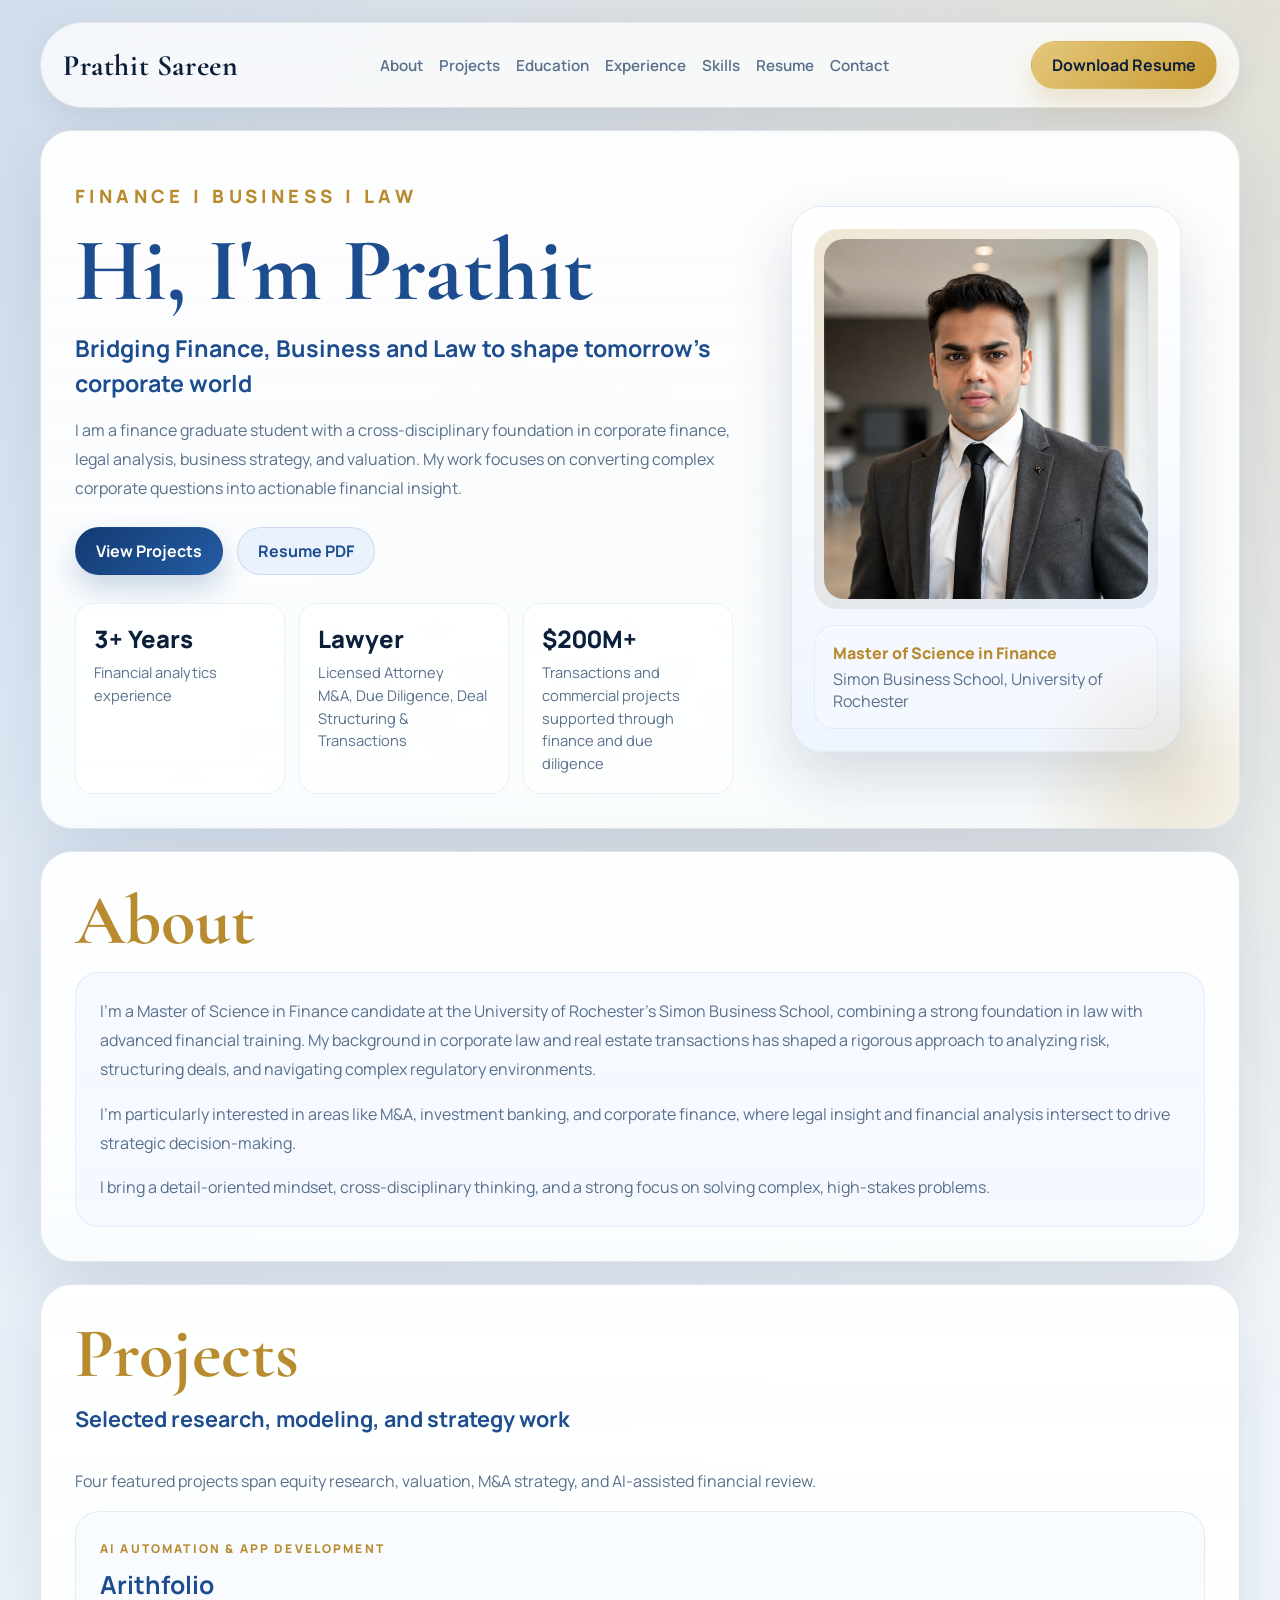
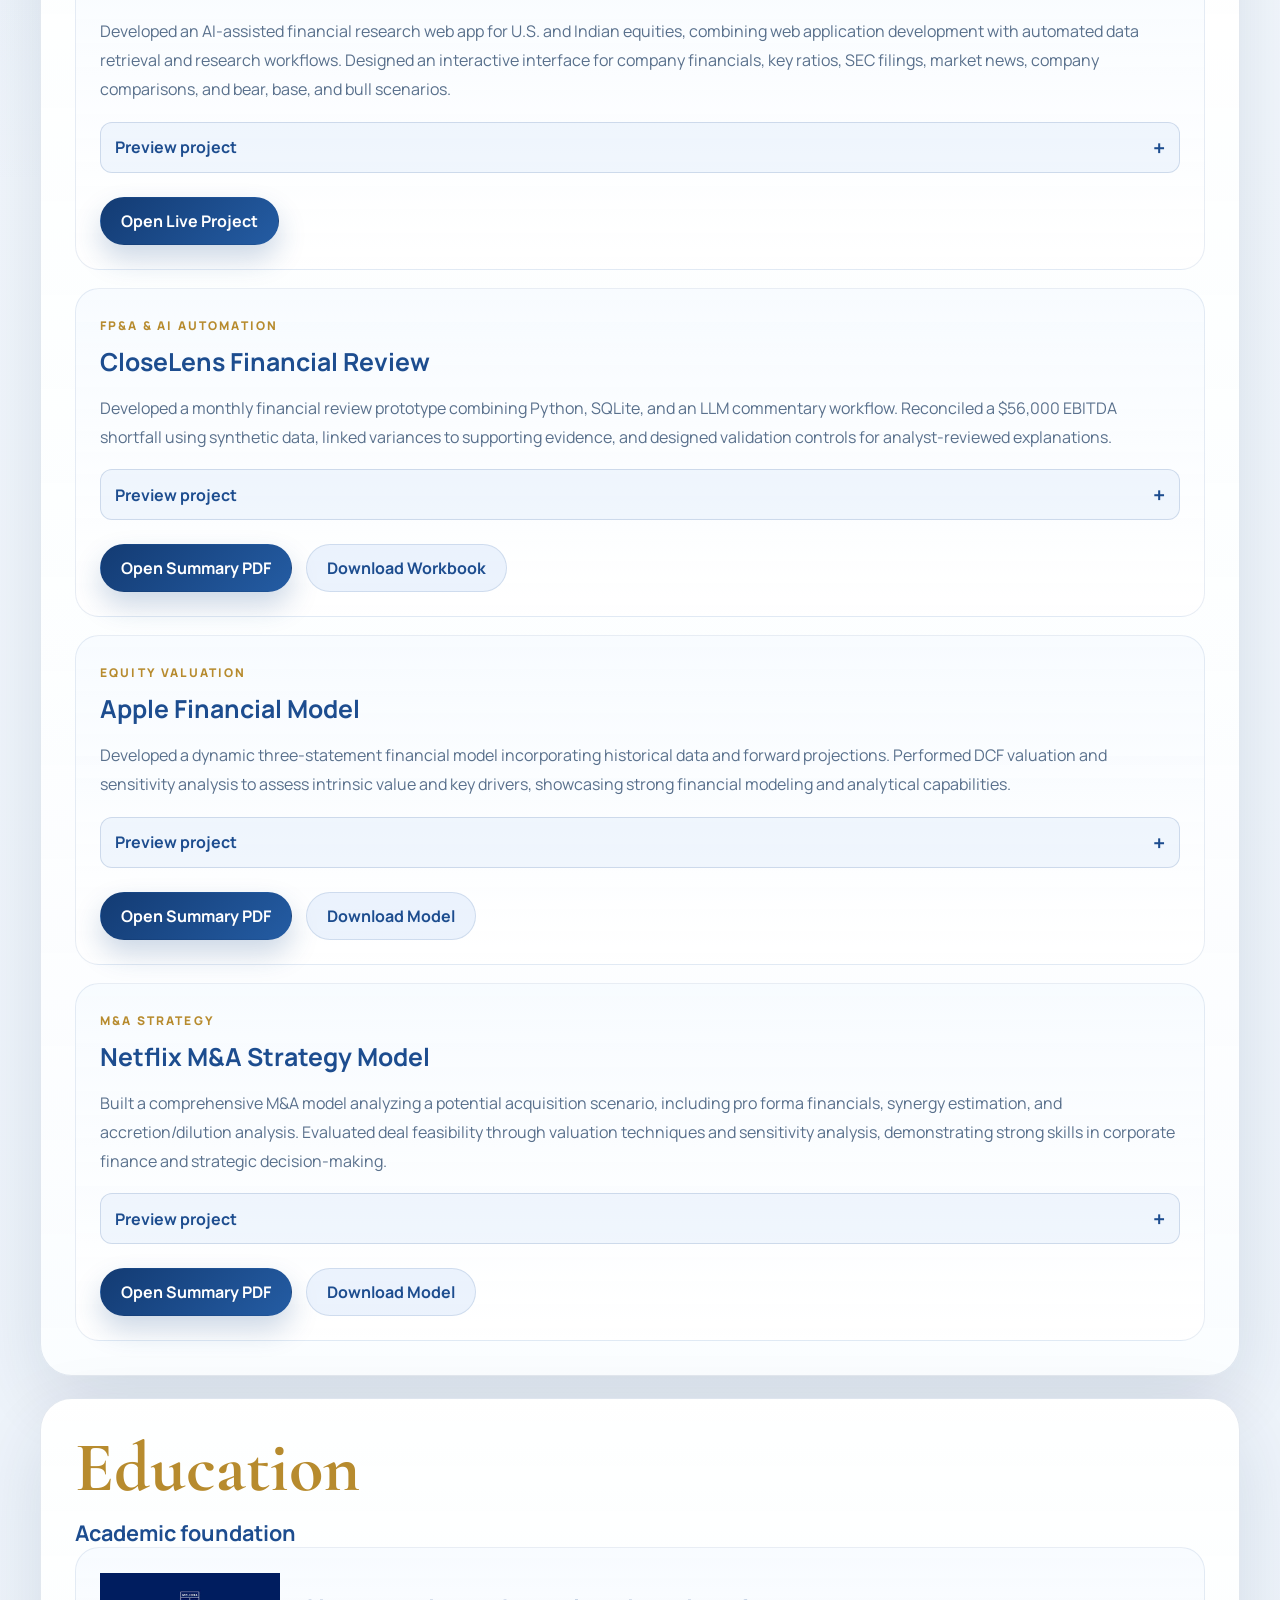
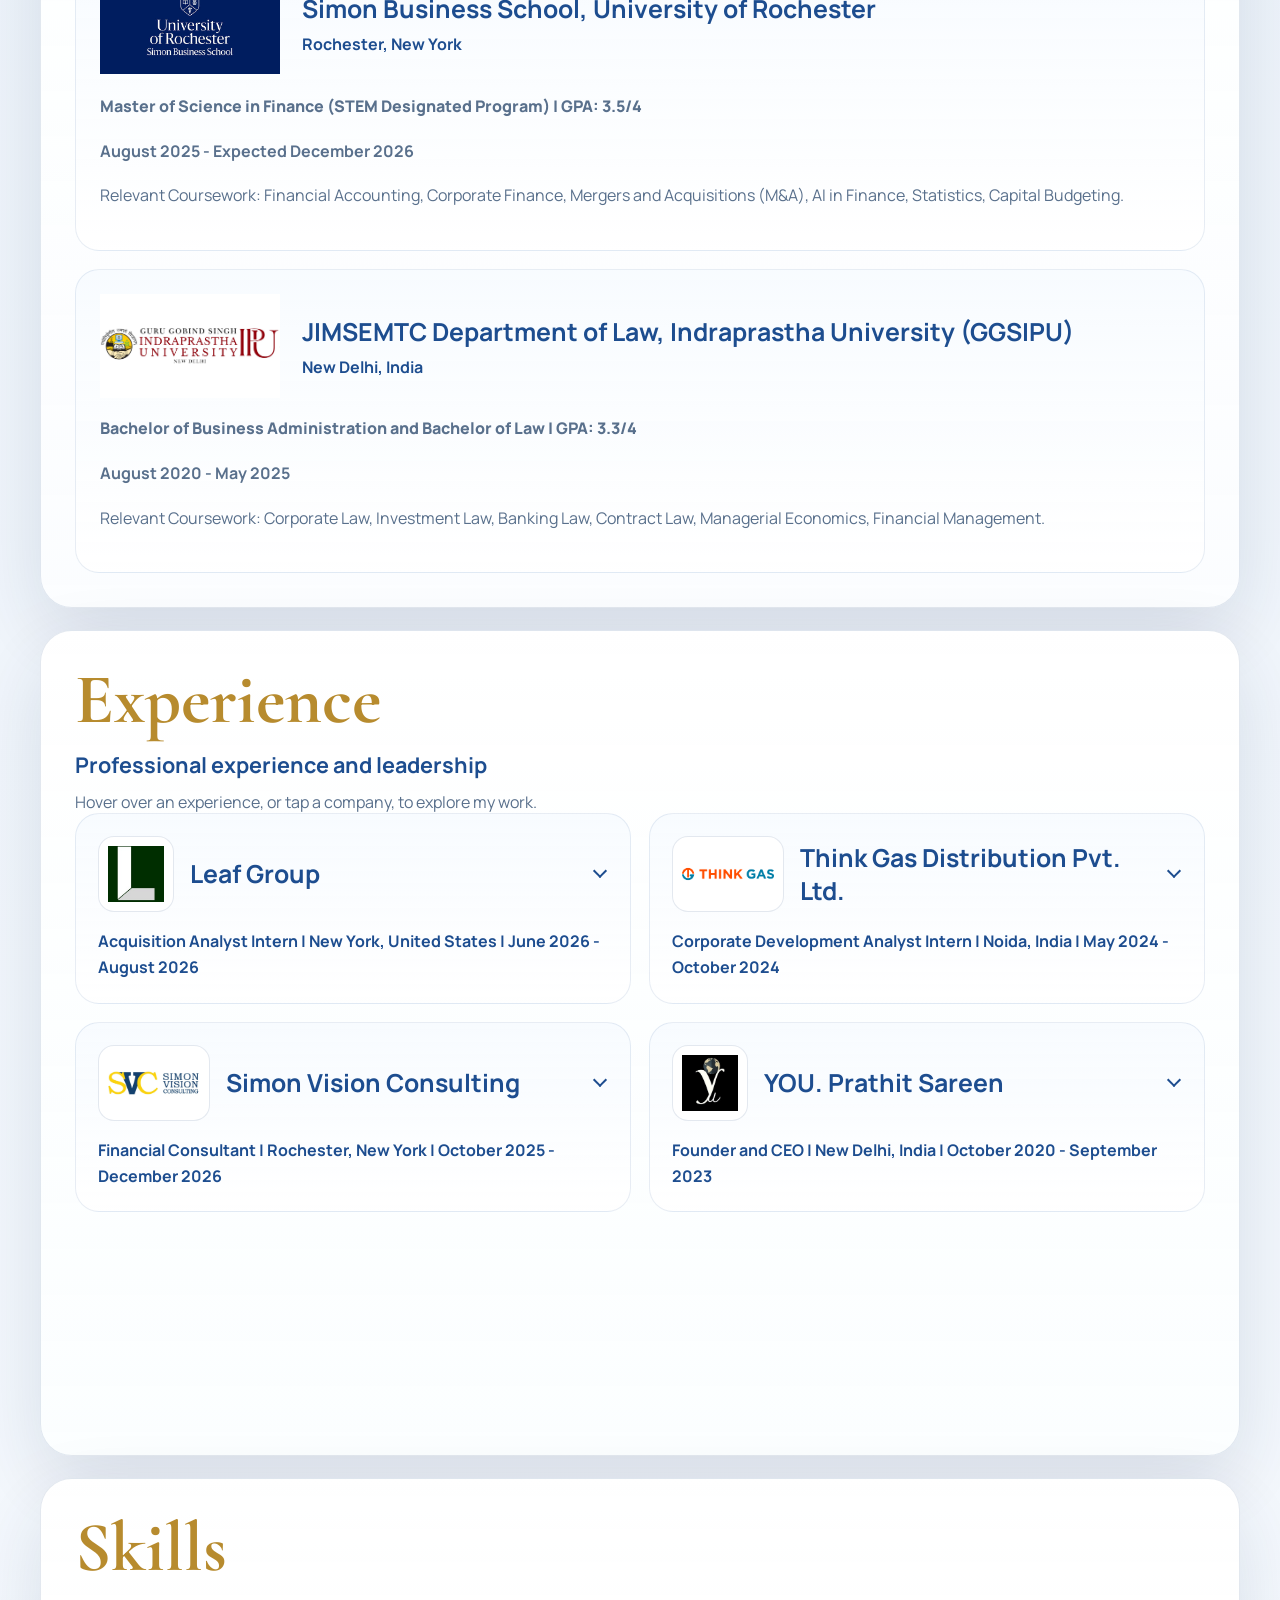
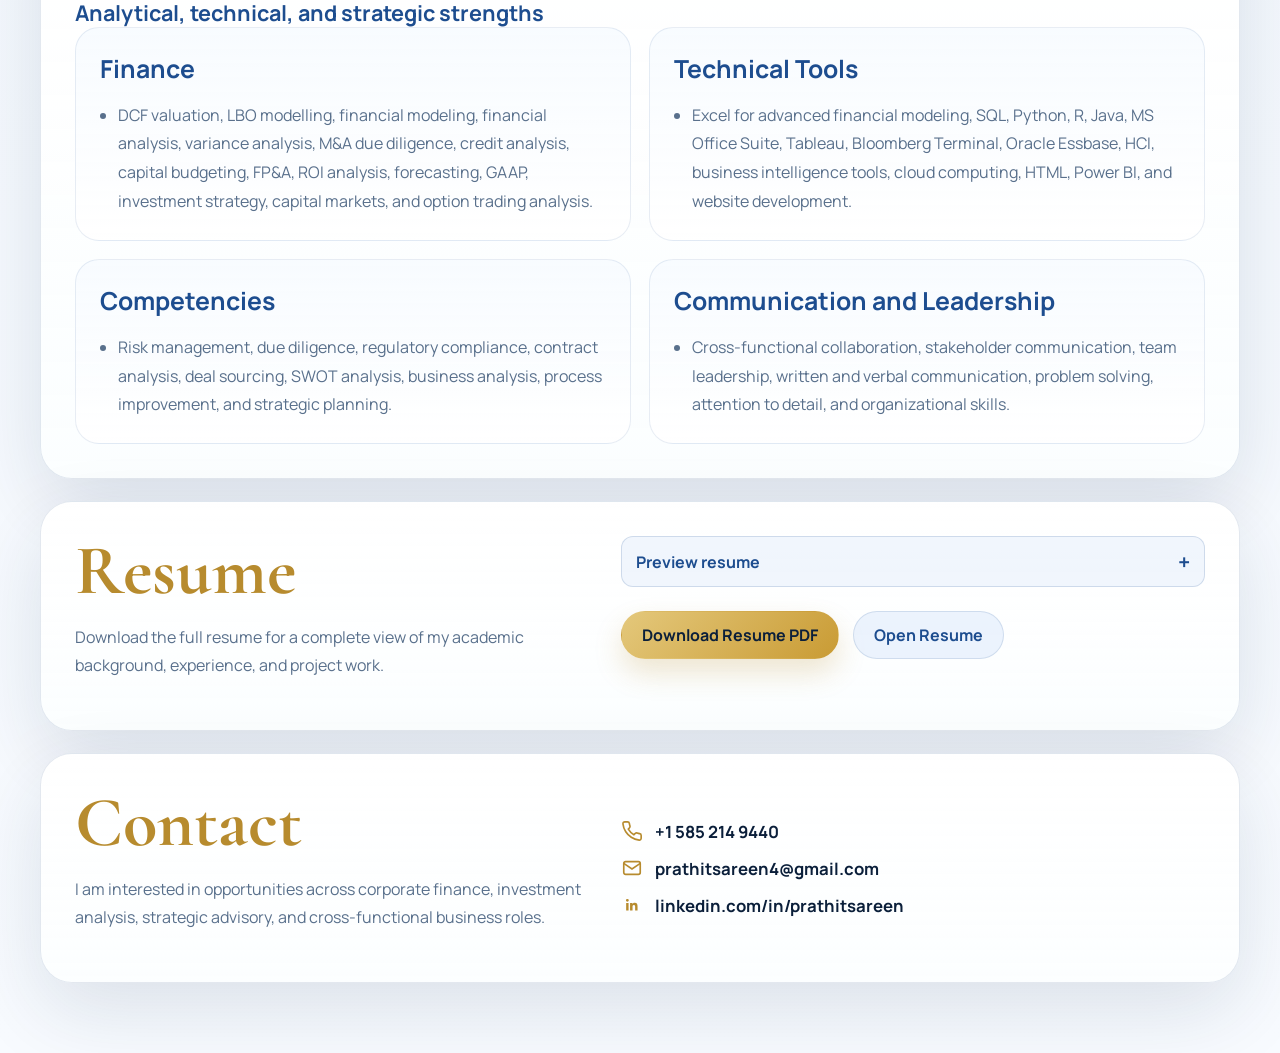
<file: index.html>
<!DOCTYPE html>
<html lang="en">
  <head>
    <meta charset="UTF-8" />
    <meta name="viewport" content="width=device-width, initial-scale=1.0" />
    <title>Prathit Sareen | Finance Portfolio</title>
    <meta
      name="description"
      content="Portfolio of Prathit Sareen, blending Finance, Business, and Law through financial modeling, strategy, and corporate analysis."
    />
    <link rel="preconnect" href="https://fonts.googleapis.com" />
    <link rel="preconnect" href="https://fonts.gstatic.com" crossorigin />
    <link
      href="https://fonts.googleapis.com/css2?family=Cormorant+Garamond:wght@500;600;700&family=Manrope:wght@400;500;600;700;800&display=swap"
      rel="stylesheet"
    />
    <link rel="stylesheet" href="styles.css?v=20261022-project-stack" />
  </head>
  <body>
    <div class="reading-progress" aria-hidden="true"><div class="reading-progress-fill"></div></div>
    <div class="site-shell">
      <header class="topbar">
        <a class="brand" href="#home">Prathit Sareen</a>
        <nav class="nav">
          <a href="#about">About</a>
          <a href="#projects">Projects</a>
          <a href="#education">Education</a>
          <a href="#experience">Experience</a>
          <a href="#skills">Skills</a>
          <a href="#resume">Resume</a>
          <a href="#contact">Contact</a>
        </nav>
        <a class="button button-gold" href="assets/resume.pdf?v=20261022-311ea2c5" download>Download Resume</a>
      </header>

      <main id="home">
        <section class="hero panel">
          <div class="hero-copy">
            <p class="eyebrow">Finance | Business | Law</p>
            <h1>Hi, I&apos;m Prathit</h1>
            <p class="tagline">
              Bridging Finance, Business and Law to shape tomorrow&apos;s corporate world
            </p>
            <p class="hero-text">
              I am a finance graduate student with a cross-disciplinary foundation in corporate
              finance, legal analysis, business strategy, and valuation. My work focuses on
              converting complex corporate questions into actionable financial insight.
            </p>
            <div class="hero-actions">
              <a class="button button-primary" href="#projects">View Projects</a>
              <a class="button button-secondary" href="assets/resume.pdf?v=20261022-311ea2c5" download>Resume PDF</a>
            </div>
            <div class="hero-metrics">
              <article>
                <span class="visually-hidden">3+ Years</span>
                <span data-count="3" data-suffix="+ Years" aria-hidden="true">3+ Years</span>
                <p>Financial analytics experience</p>
              </article>
              <article>
                <span>Lawyer</span>
                <p>Licensed Attorney<br />M&amp;A, Due Diligence, Deal Structuring &amp; Transactions</p>
              </article>
              <article>
                <span class="visually-hidden">$200M+</span>
                <span data-count="200" data-prefix="$" data-suffix="M+" aria-hidden="true">$200M+</span>
                <p>Transactions and commercial projects supported through finance and due diligence</p>
              </article>
            </div>
          </div>

          <div class="hero-portrait-wrap">
            <div class="hero-portrait-card">
              <div class="hero-photo-frame">
               <img src="assets/profile.png" alt="Portrait of Prathit Sareen" />
              </div>
              <div class="portrait-note">
                <p>Master of Science in Finance</p>
                <span>Simon Business School, University of Rochester</span>
              </div>
            </div>
          </div>
        </section>

        <section id="about" class="panel about-section">
          <h2>About</h2>
          <div class="about-card about-card-full">
            <p>
              I&apos;m a Master of Science in Finance candidate at the University of Rochester&apos;s
              Simon Business School, combining a strong foundation in law with advanced financial
              training. My background in corporate law and real estate transactions has shaped a
              rigorous approach to analyzing risk, structuring deals, and navigating complex
              regulatory environments.
            </p>
            <p>
              I&apos;m particularly interested in areas like M&amp;A, investment banking, and corporate
              finance, where legal insight and financial analysis intersect to drive strategic
              decision-making.
            </p>
            <p>
              I bring a detail-oriented mindset, cross-disciplinary thinking, and a strong focus on
              solving complex, high-stakes problems.
            </p>
          </div>
        </section>

        <section id="projects" class="panel">
          <div class="section-heading">
            <div>
              <h2>Projects</h2>
              <p class="section-subtitle">Selected research, modeling, and strategy work</p>
            </div>
            <p class="section-lead">
              Four featured projects span equity research, valuation, M&amp;A strategy,
              and AI-assisted financial review.
            </p>
          </div>

          <div class="projects-grid">
            <article class="project-card" id="arithfolio-project" data-preview-card>
              <div class="project-topline">
                <span class="project-label">AI Automation &amp; App Development</span>
                <h3>Arithfolio</h3>
              </div>
              <p>
                Developed an AI-assisted financial research web app for U.S. and Indian equities,
                combining web application development with automated data retrieval and research
                workflows. Designed an interactive interface for company financials, key ratios,
                SEC filings, market news, company comparisons, and bear, base, and bull scenarios.
              </p>
              <div class="project-preview-controls" hidden>
                <button class="preview-toggle" type="button" aria-expanded="false" aria-controls="arithfolio-preview-panel">Preview project <span aria-hidden="true">+</span></button>
              </div>
              <div class="project-preview-panel" id="arithfolio-preview-panel" aria-hidden="true" inert>
                <div class="project-preview-inner">
                  <button class="preview-image-button" type="button" data-preview-open="arithfolio-preview-dialog" aria-label="Enlarge Arithfolio project preview">
                    <img src="assets/arithfolio-preview.jpg" width="1280" height="720" loading="lazy" decoding="async" alt="Arithfolio research workspace with company search, a market price strip, and navigation for financials, forecasts, news, and SEC filings." />
                  </button>
                  <div class="preview-caption"><span>Company research workspace · Website preview</span><button class="preview-enlarge" type="button" data-preview-open="arithfolio-preview-dialog">Enlarge preview</button></div>
                </div>
              </div>
              <div class="project-actions">
                <a class="button button-primary" href="https://arithfolio.regalgoat18.chatgpt.site/#engine-1" target="_blank" rel="noopener noreferrer">
                  Open Live Project
                </a>
              </div>
            </article>

            <article class="project-card" data-preview-card>
              <div class="project-topline">
                <span class="project-label">FP&amp;A &amp; AI Automation</span>
                <h3>CloseLens Financial Review</h3>
              </div>
              <p>
                Developed a monthly financial review prototype combining Python, SQLite, and
                an LLM commentary workflow. Reconciled a $56,000 EBITDA shortfall using synthetic
                data, linked variances to supporting evidence, and designed validation controls
                for analyst-reviewed explanations.
              </p>
              <div class="project-preview-controls" hidden>
                <button class="preview-toggle" type="button" aria-expanded="false" aria-controls="closelens-preview-panel">Preview project <span aria-hidden="true">+</span></button>
              </div>
              <div class="project-preview-panel" id="closelens-preview-panel" aria-hidden="true" inert>
                <div class="project-preview-inner">
                  <button class="preview-image-button" type="button" data-preview-open="closelens-preview-dialog" aria-label="Enlarge CloseLens financial review preview">
                    <img src="assets/closelens-preview.webp" width="1120" height="1400" loading="lazy" decoding="async" alt="CloseLens EBITDA bridge: budget EBITDA of $90,000 falls to $34,000 after a revenue shortfall and cost overruns." />
                  </button>
                  <div class="preview-caption"><span>EBITDA variance bridge · Summary, page 4</span><button class="preview-enlarge" type="button" data-preview-open="closelens-preview-dialog">Enlarge preview</button></div>
                </div>
              </div>
              <div class="project-actions">
                <a class="button button-primary" href="assets/closelens-summary.pdf" target="_blank" rel="noopener">
                  Open Summary PDF
                </a>
                <a class="button button-secondary" href="assets/closelens-financial-review.xlsx" download>
                  Download Workbook
                </a>
              </div>
            </article>

            <article class="project-card" data-preview-card>
              <div class="project-topline">
                <span class="project-label">Equity Valuation</span>
                <h3>Apple Financial Model</h3>
              </div>
              <p>
                Developed a dynamic three-statement financial model incorporating historical data
                and forward projections. Performed DCF valuation and sensitivity analysis to assess
                intrinsic value and key drivers, showcasing strong financial modeling and analytical
                capabilities.
              </p>
              <div class="project-preview-controls" hidden>
                <button class="preview-toggle" type="button" aria-expanded="false" aria-controls="apple-preview-panel">Preview project <span aria-hidden="true">+</span></button>
              </div>
              <div class="project-preview-panel" id="apple-preview-panel" aria-hidden="true" inert>
                <div class="project-preview-inner">
                  <button class="preview-image-button" type="button" data-preview-open="apple-preview-dialog" aria-label="Enlarge Apple financial model preview">
                    <img src="assets/apple-preview.webp" width="990" height="1400" loading="lazy" decoding="async" alt="Apple project summary: historical and projected revenue chart with an income statement table." />
                  </button>
                  <div class="preview-caption"><span>Income statement &amp; projections · Summary, page 2</span><button class="preview-enlarge" type="button" data-preview-open="apple-preview-dialog">Enlarge preview</button></div>
                </div>
              </div>
              <div class="project-actions">
                <a class="button button-primary" href="assets/apple-summary.pdf" target="_blank">
                  Open Summary PDF
                </a>
                <a class="button button-secondary" href="assets/apple-model.xlsx" download>
                  Download Model
                </a>
              </div>
            </article>

            <article class="project-card" data-preview-card>
              <div class="project-topline">
                <span class="project-label">M&amp;A Strategy</span>
                <h3>Netflix M&amp;A Strategy Model</h3>
              </div>
              <p>
                Built a comprehensive M&amp;A model analyzing a potential acquisition scenario,
                including pro forma financials, synergy estimation, and accretion/dilution
                analysis. Evaluated deal feasibility through valuation techniques and sensitivity
                analysis, demonstrating strong skills in corporate finance and strategic
                decision-making.
              </p>
              <div class="project-preview-controls" hidden>
                <button class="preview-toggle" type="button" aria-expanded="false" aria-controls="netflix-preview-panel">Preview project <span aria-hidden="true">+</span></button>
              </div>
              <div class="project-preview-panel" id="netflix-preview-panel" aria-hidden="true" inert>
                <div class="project-preview-inner">
                  <button class="preview-image-button" type="button" data-preview-open="netflix-preview-dialog" aria-label="Enlarge Netflix M&A project preview">
                    <img src="assets/netflix-preview.webp" width="990" height="1400" loading="lazy" decoding="async" alt="Netflix project summary: acquisition thesis, baseline financial metrics and three acquisition scenarios." />
                  </button>
                  <div class="preview-caption"><span>Acquisition thesis &amp; scenarios · Summary, page 2</span><button class="preview-enlarge" type="button" data-preview-open="netflix-preview-dialog">Enlarge preview</button></div>
                </div>
              </div>
              <div class="project-actions">
                <a class="button button-primary" href="assets/netflix-summary.pdf" target="_blank">
                  Open Summary PDF
                </a>
                <a class="button button-secondary" href="assets/netflix-model.xlsx" download>
                  Download Model
                </a>
              </div>
            </article>
          </div>
        </section>

        <section id="education" class="panel">
          <div class="section-heading">
            <div>
              <h2>Education</h2>
              <p class="section-subtitle">Academic foundation</p>
            </div>
          </div>

          <div class="timeline">
            <article class="timeline-card">
              <div class="timeline-header education-header">
                <div class="education-school-logo" aria-hidden="true"><img src="assets/simon-school-logo.png" width="600" height="337" loading="lazy" decoding="async" alt="" /></div>
                <div class="education-school-copy">
                  <h3>Simon Business School, University of Rochester</h3>
                  <span class="education-location">Rochester, New York</span>
                </div>
              </div>
              <p class="timeline-role">
                Master of Science in Finance (STEM Designated Program) | GPA: 3.5/4
              </p>
              <p class="timeline-date">August 2025 - Expected December 2026</p>
              <p>
                Relevant Coursework: Financial Accounting, Corporate Finance, Mergers and
                Acquisitions (M&amp;A), AI in Finance, Statistics, Capital Budgeting.
              </p>
            </article>

            <article class="timeline-card">
              <div class="timeline-header education-header">
                <div class="education-school-logo" aria-hidden="true"><svg viewBox="0 630 1630 360" focusable="false"><image href="assets/ggsipu-school-logo.png" width="1630" height="1630" /></svg></div>
                <div class="education-school-copy">
                  <h3>JIMSEMTC Department of Law, Indraprastha University (GGSIPU)</h3>
                  <span class="education-location">New Delhi, India</span>
                </div>
              </div>
              <p class="timeline-role">
                Bachelor of Business Administration and Bachelor of Law | GPA: 3.3/4
              </p>
              <p class="timeline-date">August 2020 - May 2025</p>
              <p>
                Relevant Coursework: Corporate Law, Investment Law, Banking Law, Contract Law,
                Managerial Economics, Financial Management.
              </p>
            </article>
          </div>
        </section>

        <section id="experience" class="panel">
  <div class="section-heading">
    <div>
      <h2>Experience</h2>
      <p class="section-subtitle">Professional experience and leadership</p>
      <p class="experience-hint">Hover over an experience, or tap a company, to explore my work.</p>
    </div>
  </div>

  <div class="experience-grid">
    <article class="experience-card" data-experience-card>
      <h3 class="experience-title">
        <button class="experience-toggle" type="button" id="leaf-experience-toggle" aria-expanded="true" aria-controls="leaf-experience-details" disabled>
          <span class="experience-logo" aria-hidden="true"><img src="assets/leaf-group-logo.png" width="200" height="200" loading="lazy" decoding="async" alt="" /></span>
          <span class="experience-company-name">Leaf Group</span>
          <span class="experience-chevron" aria-hidden="true"></span>
        </button>
      </h3>
      <p class="experience-meta">
        Acquisition Analyst Intern | New York, United States | June 2026 - August 2026
      </p>
      <div class="experience-details" id="leaf-experience-details" role="region" aria-labelledby="leaf-experience-toggle">
        <div class="experience-details-inner">
          <ul>
        <li>
          Screened and evaluated 100+ lower-middle-market acquisition targets, focusing on businesses
          generating approximately $1M-$5M of EBITDA and analyzing financial performance, industry
          dynamics, and strategic fit with the firm's buy-side M&amp;A mandate.
        </li>
        <li>
          Built DCF and LBO models to evaluate target valuations, entry assumptions, leverage,
          projected returns, and transaction feasibility across prospective acquisitions, supporting
          investment decisions on potential $10M-$50M+ enterprise-value businesses.
        </li>
        <li>
          Executed 100+ personalized outreach campaigns to founders and business owners, generating
          acquisition opportunities and supporting the deal process through initial screening,
          due diligence, investment analysis, and transaction execution.
        </li>
      </ul>
        </div>
      </div>
    </article>

    <article class="experience-card" data-experience-card>
      <h3 class="experience-title">
        <button class="experience-toggle" type="button" id="think-gas-experience-toggle" aria-expanded="true" aria-controls="think-gas-experience-details" disabled>
          <span class="experience-logo experience-logo-wide" aria-hidden="true"><svg viewBox="384 1176 4193 554" focusable="false"><image href="assets/think-gas-logo.png" width="4960" height="2906" /></svg></span>
          <span class="experience-company-name">Think Gas Distribution Pvt. Ltd.</span>
          <span class="experience-chevron" aria-hidden="true"></span>
        </button>
      </h3>
      <p class="experience-meta">
        Corporate Development Analyst Intern | Noida, India | May 2024 - October 2024
      </p>
      <div class="experience-details" id="think-gas-experience-details" role="region" aria-labelledby="think-gas-experience-toggle">
        <div class="experience-details-inner">
          <ul>
        <li>
          Executed M&amp;A and corporate restructuring workstreams by structuring the financial and
          contractual terms of a $28M transaction.
        </li>
        <li>
          Conducted P&amp;L analysis, margin analysis, and KPI tracking across $56M+ in contract
          execution projects.
        </li>
        <li>
          Led financial and regulatory due diligence on $35M+ in M&amp;A and contract-related
          transactions.
        </li>
        <li>
          Developed standardized governance frameworks and MIS-based financial reporting to improve
          financial transparency, internal controls, and forecasting accuracy.
        </li>
      </ul>
        </div>
      </div>
    </article>

    <article class="experience-card" data-experience-card>
      <h3 class="experience-title">
        <button class="experience-toggle" type="button" id="simon-vision-experience-toggle" aria-expanded="true" aria-controls="simon-vision-experience-details" disabled>
          <span class="experience-logo experience-logo-wide" aria-hidden="true"><img src="assets/simon-vision-logo.png" width="1000" height="285" loading="lazy" decoding="async" alt="" /></span>
          <span class="experience-company-name">Simon Vision Consulting</span>
          <span class="experience-chevron" aria-hidden="true"></span>
        </button>
      </h3>
      <p class="experience-meta">
        Financial Consultant | Rochester, New York | October 2025 - December 2026
      </p>
      <div class="experience-details" id="simon-vision-experience-details" role="region" aria-labelledby="simon-vision-experience-toggle">
        <div class="experience-details-inner">
          <ul>
        <li>
          Delivered financial modeling and ROI analysis that identified approximately $700K in
          annual cost savings.
        </li>
        <li>
          Conducted a feasibility study for an in-house workforce strategy across multi-campus
          facilities.
        </li>
      </ul>
        </div>
      </div>
    </article>

    <article class="experience-card" data-experience-card>
      <h3 class="experience-title">
        <button class="experience-toggle" type="button" id="you-experience-toggle" aria-expanded="true" aria-controls="you-experience-details" disabled>
          <span class="experience-logo" aria-hidden="true"><img src="assets/you-prathit-sareen-logo.png" width="320" height="320" loading="lazy" decoding="async" alt="" /></span>
          <span class="experience-company-name">YOU. Prathit Sareen</span>
          <span class="experience-chevron" aria-hidden="true"></span>
        </button>
      </h3>
      <p class="experience-meta">
        Founder and CEO | New Delhi, India | October 2020 - September 2023
      </p>
      <div class="experience-details" id="you-experience-details" role="region" aria-labelledby="you-experience-toggle">
        <div class="experience-details-inner">
          <ul>
        <li>
          Built a project-level budgeting, cash flow forecasting, and financial control system to manage
          working capital and mitigate cost risk across 50+ client engagements, driving the business to
          a $400K exit valuation.
        </li>
        <li>
          Identified margin erosion risk through variance analysis and budgeted-vs-actual cost modeling
          across concurrent projects, sustaining consistent profitability and gross margin discipline
          across 50+ projects.
        </li>
        <li>
          Assessed unit economics and profitability analysis by project type to optimize pricing strategy
          and prioritize higher-margin client segments, growing cumulative revenue to $100K over three
          years.
        </li>
        <li>
          Performed vendor due diligence and cost-benefit analysis on pricing, creditworthiness, and
          delivery risk before contract execution, reducing procurement costs and improving working
          capital efficiency.
        </li>
        <li>
          Executed business valuation using comparable company competitive analysis and revenue multiples
          to support deal negotiation, closing a successful exit at $400K, approximately 4x cumulative
          revenue.
        </li>
      </ul>
        </div>
      </div>
    </article>

    <article class="experience-card" data-experience-card>
      <h3 class="experience-title">
        <button class="experience-toggle" type="button" id="iifl-experience-toggle" aria-expanded="true" aria-controls="iifl-experience-details" disabled>
          <span class="experience-logo experience-logo-wide" aria-hidden="true"><img src="assets/iifl-logo.png" width="350" height="233" loading="lazy" decoding="async" alt="" /></span>
          <span class="experience-company-name">India Infoline Finance Limited (IIFL)</span>
          <span class="experience-chevron" aria-hidden="true"></span>
        </button>
      </h3>
      <p class="experience-meta">
        Investment and Credit Analyst Intern | Gurgaon, India | May 2022 - August 2022
      </p>
      <div class="experience-details" id="iifl-experience-details" role="region" aria-labelledby="iifl-experience-toggle">
        <div class="experience-details-inner">
          <ul>
        <li>
          Optimized 12+ client portfolios by analyzing financial goals and market trends, achieving
          an average projected return increase of 8-10%.
        </li>
        <li>
          Conducted financial and legal due diligence for 25+ loan-against-property cases.
        </li>
        <li>
          Prepared 20+ investment and lending reports to support senior management decision-making.
        </li>
      </ul>
        </div>
      </div>
    </article>

    <article class="experience-card" data-experience-card>
      <h3 class="experience-title">
        <button class="experience-toggle" type="button" id="simon-venture-experience-toggle" aria-expanded="true" aria-controls="simon-venture-experience-details" disabled>
          <span class="experience-logo experience-logo-wide" aria-hidden="true"><img src="assets/simon-venture-logo.png" width="532" height="278" loading="lazy" decoding="async" alt="" /></span>
          <span class="experience-company-name">Simon School Venture Fund</span>
          <span class="experience-chevron" aria-hidden="true"></span>
        </button>
      </h3>
      <p class="experience-meta">
        Due Diligence Analyst | Rochester, New York | October 2025 - May 2026
      </p>
      <div class="experience-details" id="simon-venture-experience-details" role="region" aria-labelledby="simon-venture-experience-toggle">
        <div class="experience-details-inner">
          <ul>
        <li>
          Led commercial and financial due diligence on 10+ early-stage startups, supporting $500K
          investment opportunities and capital allocation decisions.
        </li>
      </ul>
        </div>
      </div>
    </article>

  </div>
</section>

<section id="skills" class="panel">
          <div class="section-heading">
            <div>
              <h2>Skills</h2>
              <p class="section-subtitle">Analytical, technical, and strategic strengths</p>
            </div>
          </div>

          <div class="skills-layout">
            <article class="skill-block">
              <h3>Finance</h3>
              <ul>
                <li>
                  DCF valuation, LBO modelling, financial modeling, financial analysis, variance
                  analysis, M&amp;A due diligence, credit analysis, capital budgeting, FP&amp;A,
                  ROI analysis, forecasting, GAAP, investment strategy, capital markets, and option
                  trading analysis.
                </li>
              </ul>
            </article>

            <article class="skill-block">
              <h3>Technical Tools</h3>
              <ul>
                <li>
                  Excel for advanced financial modeling, SQL, Python, R, Java, MS Office Suite,
                  Tableau, Bloomberg Terminal, Oracle Essbase, HCI, business intelligence tools,
                  cloud computing, HTML, Power BI, and website development.
                </li>
              </ul>
            </article>

            <article class="skill-block">
              <h3>Competencies</h3>
              <ul>
                <li>
                  Risk management, due diligence, regulatory compliance, contract analysis, deal
                  sourcing, SWOT analysis, business analysis, process improvement, and strategic
                  planning.
                </li>
              </ul>
            </article>

            <article class="skill-block">
              <h3>Communication and Leadership</h3>
              <ul>
                <li>
                  Cross-functional collaboration, stakeholder communication, team leadership,
                  written and verbal communication, problem solving, attention to detail, and
                  organizational skills.
                </li>
              </ul>
            </article>
          </div>
        </section>
        <section id="resume" class="panel resume-panel" data-preview-card data-preview-label="resume">
          <div>
            <h2>Resume</h2>
            <p>
              Download the full resume for a complete view of my academic background, experience,
              and project work.
            </p>
          </div>
          <div class="resume-preview-content">
            <div class="project-preview-controls" hidden>
              <button class="preview-toggle" type="button" aria-expanded="false" aria-controls="resume-preview-panel">Preview resume <span aria-hidden="true">+</span></button>
            </div>
            <div class="project-preview-panel" id="resume-preview-panel" aria-hidden="true" inert>
              <div class="project-preview-inner">
                <button class="preview-image-button" type="button" data-preview-open="resume-preview-dialog" aria-label="Enlarge resume preview">
                  <img src="assets/resume-preview.webp?v=20261022-311ea2c5" width="1237" height="1600" loading="lazy" decoding="async" alt="Preview of Prathit Sareen's resume, including professional experience, education and finance skills." />
                </button>
                <div class="preview-caption"><span>Resume · Page 1</span><button class="preview-enlarge" type="button" data-preview-open="resume-preview-dialog">Enlarge preview</button></div>
              </div>
            </div>
            <div class="resume-actions">
              <a class="button button-gold" href="assets/resume.pdf?v=20261022-311ea2c5" download>Download Resume PDF</a>
              <a class="button button-secondary" href="assets/resume.pdf?v=20261022-311ea2c5" target="_blank">
                Open Resume
              </a>
            </div>
          </div>
        </section>

        <section id="contact" class="panel contact-panel">
          <div>
            <h2>Contact</h2>
            <p>
              I am interested in opportunities across corporate finance, investment analysis,
              strategic advisory, and cross-functional business roles.
            </p>
          </div>

          <div class="contact-list">
            <a href="tel:+15852149440" class="contact-item">
              <span class="contact-icon" aria-hidden="true">
                <svg viewBox="0 0 24 24" fill="none" stroke="currentColor" stroke-width="1.8">
                  <path d="M22 16.92v3a2 2 0 0 1-2.18 2 19.8 19.8 0 0 1-8.63-3.07 19.5 19.5 0 0 1-6-6A19.8 19.8 0 0 1 2.12 4.18 2 2 0 0 1 4.11 2h3a2 2 0 0 1 2 1.72c.12.9.33 1.78.63 2.63a2 2 0 0 1-.45 2.11L8 9.91a16 16 0 0 0 6.09 6.09l1.45-1.29a2 2 0 0 1 2.11-.45c.85.3 1.73.51 2.63.63A2 2 0 0 1 22 16.92z"/>
                </svg>
              </span>
              <span>+1 585 214 9440</span>
            </a>

            <a href="mailto:prathitsareen4@gmail.com" class="contact-item">
              <span class="contact-icon" aria-hidden="true">
                <svg viewBox="0 0 24 24" fill="none" stroke="currentColor" stroke-width="1.8">
                  <rect x="3" y="5" width="18" height="14" rx="2"></rect>
                  <path d="M3 7l9 6 9-6"></path>
                </svg>
              </span>
              <span>prathitsareen4@gmail.com</span>
            </a>

            <a
              href="https://www.linkedin.com/in/prathitsareen"
              target="_blank"
              rel="noreferrer"
              class="contact-item"
            >
              <span class="contact-icon" aria-hidden="true">
                <svg viewBox="0 0 24 24" fill="currentColor">
                  <path d="M6.94 8.5A1.56 1.56 0 1 0 6.94 5.38a1.56 1.56 0 0 0 0 3.12ZM5.63 9.75h2.62V18H5.63V9.75Zm4.25 0h2.51v1.13h.04c.35-.66 1.2-1.35 2.48-1.35 2.65 0 3.14 1.74 3.14 4V18h-2.62v-3.96c0-.95-.02-2.17-1.32-2.17-1.32 0-1.52 1.03-1.52 2.1V18H9.88V9.75Z"/>
                </svg>
              </span>
              <span>linkedin.com/in/prathitsareen</span>
            </a>
          </div>
        </section>
      </main>
    </div>

    <dialog class="project-preview-dialog" id="arithfolio-preview-dialog" aria-labelledby="arithfolio-preview-title">
      <div class="preview-dialog-heading"><h2 id="arithfolio-preview-title">Arithfolio</h2><button class="preview-close" type="button" data-preview-close autofocus aria-label="Close Arithfolio preview">Close <span aria-hidden="true">×</span></button></div>
      <p class="preview-dialog-note">Company research workspace · Website preview</p>
      <img class="preview-full-image" src="assets/arithfolio-preview.jpg" width="1280" height="720" loading="lazy" decoding="async" alt="Arithfolio website overview showing the company research search bar, market price strip, financials, forecasts, news, and SEC filings navigation." />
      <a class="button button-primary" href="https://arithfolio.regalgoat18.chatgpt.site/#engine-1" target="_blank" rel="noopener noreferrer">Open Live Project</a>
    </dialog>
    <dialog class="project-preview-dialog" id="apple-preview-dialog" aria-labelledby="apple-preview-title">
      <div class="preview-dialog-heading"><h2 id="apple-preview-title">Apple Financial Model</h2><button class="preview-close" type="button" data-preview-close autofocus aria-label="Close Apple preview">Close <span aria-hidden="true">×</span></button></div>
      <p class="preview-dialog-note">Income statement &amp; projections · Project summary, page 2</p>
      <img class="preview-full-image" src="assets/apple-preview.webp" width="990" height="1400" loading="lazy" decoding="async" alt="Full page of the Apple financial model summary, showing revenue projections and the income statement." />
      <a class="button button-primary" href="assets/apple-summary.pdf" target="_blank" rel="noopener">Open full summary PDF</a>
    </dialog>
    <dialog class="project-preview-dialog" id="netflix-preview-dialog" aria-labelledby="netflix-preview-title">
      <div class="preview-dialog-heading"><h2 id="netflix-preview-title">Netflix M&amp;A Strategy Model</h2><button class="preview-close" type="button" data-preview-close autofocus aria-label="Close Netflix preview">Close <span aria-hidden="true">×</span></button></div>
      <p class="preview-dialog-note">Acquisition thesis &amp; scenarios · Project summary, page 2</p>
      <img class="preview-full-image" src="assets/netflix-preview.webp" width="990" height="1400" loading="lazy" decoding="async" alt="Full page of the Netflix project summary, showing the acquisition thesis, financial metrics and three deal scenarios." />
      <a class="button button-primary" href="assets/netflix-summary.pdf" target="_blank" rel="noopener">Open full summary PDF</a>
    </dialog>
    <dialog class="project-preview-dialog" id="closelens-preview-dialog" aria-labelledby="closelens-preview-title">
      <div class="preview-dialog-heading"><h2 id="closelens-preview-title">CloseLens Financial Review</h2><button class="preview-close" type="button" data-preview-close autofocus aria-label="Close CloseLens preview">Close <span aria-hidden="true">×</span></button></div>
      <p class="preview-dialog-note">EBITDA variance bridge · Synthetic data · Summary, page 4</p>
      <img class="preview-full-image" src="assets/closelens-preview.webp" width="1120" height="1400" loading="lazy" decoding="async" alt="CloseLens financial review: a full EBITDA bridge reconciling the $56,000 shortfall from revenue and cost variances, with budget and actual margins." />
      <a class="button button-primary" href="assets/closelens-summary.pdf" target="_blank" rel="noopener">Open full summary PDF</a>
    </dialog>
    <dialog class="project-preview-dialog" id="resume-preview-dialog" aria-labelledby="resume-preview-title">
      <div class="preview-dialog-heading"><h2 id="resume-preview-title">Prathit Sareen · Resume</h2><button class="preview-close" type="button" data-preview-close autofocus aria-label="Close resume preview">Close <span aria-hidden="true">×</span></button></div>
      <p class="preview-dialog-note">Professional experience, education &amp; skills · Page 1</p>
      <img class="preview-full-image" src="assets/resume-preview.webp?v=20261022-311ea2c5" width="1237" height="1600" loading="lazy" decoding="async" alt="Prathit Sareen's resume: professional summary, finance and acquisition experience, education and technical skills." />
      <div class="resume-actions">
        <a class="button button-gold" href="assets/resume.pdf?v=20261022-311ea2c5" download>Download Resume PDF</a>
        <a class="button button-secondary" href="assets/resume.pdf?v=20261022-311ea2c5" target="_blank" rel="noopener">Open Resume PDF</a>
      </div>
    </dialog>
    <script src="script.js?v=20261015-experience-hover"></script>
  </body>
</html>
</file>
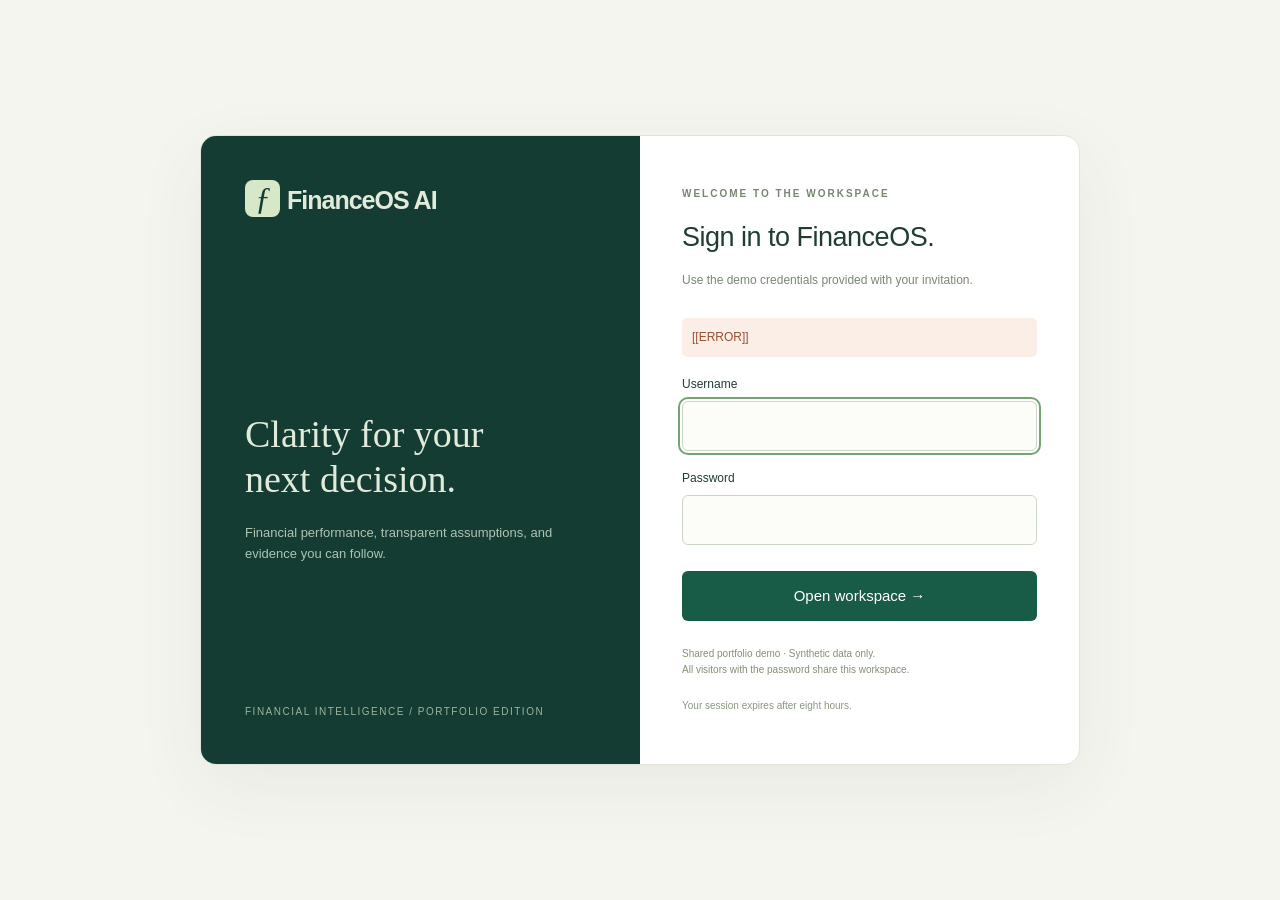
<file: financeos-ai/financeos/static/login.html>
<!doctype html><html lang="en"><head><meta charset="utf-8"><meta name="viewport" content="width=device-width,initial-scale=1"><title>FinanceOS AI | Sign in</title>
<style>:root{color-scheme:light}*{box-sizing:border-box}body{margin:0;min-height:100vh;background:#f5f5ef;color:#203d34;font:15px/1.6 -apple-system,BlinkMacSystemFont,"Segoe UI",sans-serif;display:grid;place-items:center;padding:24px}.shell{display:grid;grid-template-columns:1fr 1fr;width:min(880px,100%);background:white;border:1px solid #dfe6d9;border-radius:16px;overflow:hidden;box-shadow:0 20px 70px #143c3210}.story{background:#143c32;color:#e2eadb;padding:44px;display:flex;flex-direction:column;justify-content:space-between}.brand{font-size:25px;font-weight:600;letter-spacing:-1px}.mark{display:inline-grid;place-items:center;background:#d6e8c8;color:#143c32;border-radius:8px;width:35px;height:37px;font:italic 32px Georgia;margin-right:7px}.story h1{font:38px/1.2 Georgia;font-weight:400;margin:65px 0 20px}.story p{color:#adc4b3;font-size:13px}.story small{font-size:10px;letter-spacing:1.5px;color:#9ab59e}.form{padding:50px 42px}.eyebrow{font-size:10px;font-weight:600;letter-spacing:2px;color:#778670}h2{font-weight:500;letter-spacing:-.5px;font-size:27px;margin:14px 0 8px}.intro{font-size:12px;color:#7a8773;margin-bottom:28px}label{display:block;font-size:12px;margin-top:18px}input{display:block;width:100%;font:inherit;padding:12px;margin-top:7px;border:1px solid #cbd7c4;border-radius:6px;color:#203d34;background:#fcfdf8}input:focus{outline:2px solid #77a273;outline-offset:2px}button{margin-top:26px;width:100%;border:0;border-radius:6px;padding:13px;background:#185b46;color:white;font:inherit;cursor:pointer}button:hover{background:#124835}.error:empty{display:none}.error{background:#faeee7;color:#9a5035;border-radius:5px;padding:10px;font-size:12px;margin-top:18px}.note{font-size:10px;color:#829077;margin-top:25px}.footer{font-size:10px;color:#8b9780;margin:20px 0 0}@media(max-width:650px){.shell{grid-template-columns:1fr}.story{padding:25px}.story h1{font-size:28px;margin:22px 0 12px}.story small{display:none}.form{padding:30px 25px}.story p{margin-bottom:0}}
</style></head><body><div class="shell"><section class="story"><div class="brand"><span class="mark">ƒ</span>FinanceOS AI</div><div><h1>Clarity for your<br>next decision.</h1><p>Financial performance, transparent assumptions, and evidence you can follow.</p></div><small>FINANCIAL INTELLIGENCE / PORTFOLIO EDITION</small></section><main class="form"><div class="eyebrow">WELCOME TO THE WORKSPACE</div><h2>Sign in to FinanceOS.</h2><p class="intro">Use the demo credentials provided with your invitation.</p><div class="error" role="alert">[[ERROR]]</div><form method="post" action="/login"><label for="username">Username</label><input id="username" name="username" autocomplete="username" required maxlength="100" autofocus><label for="password">Password</label><input id="password" name="password" type="password" autocomplete="current-password" required maxlength="256"><button type="submit">Open workspace →</button></form><p class="note">Shared portfolio demo · Synthetic data only.<br>All visitors with the password share this workspace.</p><p class="footer">Your session expires after eight hours.</p></main></div></body></html>
</file>
<file: styles.css>
:root {
  --bg: #f3f7fd;
  --bg-soft: rgba(255, 255, 255, 0.78);
  --panel: rgba(255, 255, 255, 0.9);
  --line: rgba(27, 67, 120, 0.12);
  --navy: #0b1f3a;
  --blue: #1d4d8f;
  --gold: #b78b2e;
  --text: #1d2b3d;
  --muted: #59708c;
  --shadow: 0 28px 80px rgba(15, 39, 70, 0.12);
  --radius-xl: 32px;
  --radius-lg: 24px;
  --radius-md: 18px;
  --max-width: 1200px;
}

* {
  box-sizing: border-box;
}

html {
  scroll-behavior: smooth;
}

body {
  margin: 0;
  font-family: "Manrope", sans-serif;
  color: var(--text);
  background:
    radial-gradient(circle at top left, rgba(42, 95, 170, 0.18), transparent 30%),
    radial-gradient(circle at top right, rgba(183, 139, 46, 0.18), transparent 24%),
    linear-gradient(180deg, #f7fbff 0%, #eef4fb 52%, #f8fbff 100%);
  min-height: 100vh;
}

body::before {
  content: "";
  position: fixed;
  inset: 0;
  background-image:
    linear-gradient(rgba(255, 255, 255, 0.5) 1px, transparent 1px),
    linear-gradient(90deg, rgba(255, 255, 255, 0.45) 1px, transparent 1px);
  background-size: 56px 56px;
  mask-image: linear-gradient(180deg, rgba(0, 0, 0, 0.4), transparent 85%);
  pointer-events: none;
  opacity: 0.35;
}

.site-shell {
  width: min(calc(100% - 32px), var(--max-width));
  margin: 0 auto;
  padding: 22px 0 48px;
}

.topbar {
  position: sticky;
  top: 14px;
  z-index: 10;
  display: flex;
  align-items: center;
  justify-content: space-between;
  gap: 18px;
  padding: 18px 22px;
  margin-bottom: 22px;
  background: rgba(255, 255, 255, 0.76);
  backdrop-filter: blur(18px);
  border: 1px solid rgba(11, 31, 58, 0.08);
  border-radius: 999px;
  box-shadow: 0 10px 30px rgba(13, 36, 66, 0.08);
}

.brand,
.nav a,
.contact-list a {
  color: var(--navy);
  text-decoration: none;
}

.brand {
  font-family: "Cormorant Garamond", serif;
  font-size: 1.85rem;
  font-weight: 700;
  letter-spacing: 0.02em;
}

.nav {
  display: flex;
  gap: 16px;
  flex-wrap: wrap;
  justify-content: center;
}

.nav a {
  font-size: 0.95rem;
  font-weight: 600;
  color: var(--muted);
}

.nav a:hover,
.contact-list a:hover {
  color: var(--blue);
}

.panel {
  background: linear-gradient(180deg, rgba(255, 255, 255, 0.95), rgba(252, 254, 255, 0.88));
  border: 1px solid var(--line);
  border-radius: var(--radius-xl);
  box-shadow: var(--shadow);
  margin-bottom: 22px;
  padding: 34px;
}

.hero {
  display: grid;
  grid-template-columns: 1.2fr 0.8fr;
  gap: 34px;
  align-items: center;
  overflow: hidden;
  position: relative;
}

.hero::after {
  content: "";
  position: absolute;
  inset: auto -100px -120px auto;
  width: 320px;
  height: 320px;
  border-radius: 50%;
  background: radial-gradient(circle, rgba(183, 139, 46, 0.18), transparent 68%);
}

.eyebrow,
.project-label {
  text-transform: uppercase;
  letter-spacing: 0.18em;
  font-size: 0.75rem;
  font-weight: 800;
  color: var(--gold);
}

.eyebrow {
  font-size: 1.15rem;
  letter-spacing: 0.24em;
}

h1,
h2,
h3 {
  margin: 0;
}

h1,
h2 {
  font-family: "Cormorant Garamond", serif;
}

h1 {
  color: var(--blue);
  line-height: 0.95;
  font-size: clamp(3.5rem, 7vw, 6rem);
  margin-top: 12px;
}

h2 {
  color: var(--gold);
  line-height: 1;
  font-size: clamp(3.4rem, 5.5vw, 4.8rem);
  margin: 0 0 16px;
}

h3 {
  color: var(--blue);
  font-size: 1.55rem;
}

.section-subtitle {
  margin: -2px 0 0;
  color: var(--blue);
  font-size: 1.35rem;
  font-weight: 700;
}

.tagline {
  margin: 18px 0 16px;
  font-size: clamp(1.15rem, 2vw, 1.45rem);
  font-weight: 700;
  line-height: 1.5;
  color: var(--blue);
  max-width: 720px;
}

.hero-text,
.section-lead,
.about-card p,
.timeline-card p,
.project-card p,
.resume-panel p,
.contact-panel p,
.skill-block li,
.experience-card li {
  color: var(--muted);
  line-height: 1.8;
}

.hero-actions,
.project-actions,
.resume-actions {
  display: flex;
  gap: 14px;
  flex-wrap: wrap;
  margin-top: 24px;
}

.button {
  display: inline-flex;
  align-items: center;
  justify-content: center;
  min-height: 48px;
  padding: 0 20px;
  border-radius: 999px;
  font-weight: 700;
  text-decoration: none;
  border: 1px solid transparent;
  transition:
    transform 0.2s ease,
    box-shadow 0.2s ease,
    border-color 0.2s ease;
}

.button:hover {
  transform: translateY(-2px);
}

.button-primary {
  background: linear-gradient(135deg, #133b73, #245ca3);
  color: #fff;
  box-shadow: 0 14px 28px rgba(29, 77, 143, 0.22);
}

.button-secondary {
  color: var(--blue);
  background: rgba(220, 233, 251, 0.55);
  border-color: rgba(29, 77, 143, 0.14);
}

.button-gold {
  color: var(--navy);
  background: linear-gradient(135deg, #e4c87b, #c99b34);
  box-shadow: 0 14px 28px rgba(183, 139, 46, 0.22);
}

.hero-metrics {
  display: grid;
  grid-template-columns: repeat(3, 1fr);
  gap: 14px;
  margin-top: 28px;
}

.hero-metrics article {
  background: var(--bg-soft);
  border: 1px solid rgba(29, 77, 143, 0.08);
  border-radius: var(--radius-md);
  padding: 18px;
}

.hero-metrics span {
  display: block;
  color: var(--navy);
  font-size: 1.5rem;
  font-weight: 800;
  margin-bottom: 6px;
}

.hero-metrics p {
  margin: 0;
  color: var(--muted);
  font-size: 0.92rem;
  line-height: 1.55;
}

.hero-portrait-wrap {
  display: flex;
  justify-content: center;
}

.hero-portrait-card {
  width: min(100%, 390px);
  padding: 22px;
  border-radius: 30px;
  background:
    linear-gradient(180deg, rgba(255, 255, 255, 0.96), rgba(237, 244, 255, 0.9));
  border: 1px solid rgba(29, 77, 143, 0.1);
  box-shadow: 0 26px 60px rgba(22, 50, 90, 0.16);
}

.hero-photo-frame {
  border-radius: 24px;
  padding: 10px;
  background:
    linear-gradient(145deg, rgba(183, 139, 46, 0.2), rgba(29, 77, 143, 0.08));
}

.hero-photo-frame img {
  display: block;
  width: 100%;
  aspect-ratio: 0.9;
  object-fit: cover;
  object-position: center top;
  border-radius: 20px;
}

.portrait-note {
  margin-top: 16px;
  padding: 16px 18px;
  border-radius: 20px;
  background: rgba(245, 249, 255, 0.9);
  border: 1px solid rgba(29, 77, 143, 0.08);
}

.portrait-note p,
.portrait-note span {
  display: block;
}

.portrait-note p {
  margin: 0 0 4px;
  font-weight: 800;
  color: var(--gold);
}

.portrait-note span {
  color: var(--muted);
}

.section-heading,
.resume-panel,
.contact-panel {
  display: grid;
  gap: 18px;
}

.resume-panel,
.contact-panel {
  grid-template-columns: 0.95fr 1.05fr;
  align-items: start;
}

.about-section {
  display: block;
}

.about-card {
  padding: 24px;
  border-radius: var(--radius-lg);
  background: rgba(244, 248, 255, 0.8);
  border: 1px solid rgba(29, 77, 143, 0.08);
}

.about-card-full {
  width: 100%;
}

.about-card p:first-child {
  margin-top: 0;
}

.about-card p:last-child {
  margin-bottom: 0;
}

.projects-grid,
.skills-layout,
.experience-grid,
.timeline {
  display: grid;
  gap: 18px;
}

.projects-grid {
  grid-template-columns: minmax(0, 1fr);
}

.project-card,
.timeline-card,
.skill-block,
.experience-card {
  padding: 24px;
  border-radius: var(--radius-lg);
  background: linear-gradient(180deg, rgba(247, 251, 255, 0.9), rgba(255, 255, 255, 0.96));
  border: 1px solid rgba(29, 77, 143, 0.1);
}

.project-topline {
  margin-bottom: 14px;
}

.project-topline h3 {
  margin-top: 10px;
}

.timeline-header {
  display: flex;
  justify-content: space-between;
  gap: 12px;
  align-items: baseline;
  flex-wrap: wrap;
}

.timeline-header span,
.timeline-date,
.experience-meta {
  color: var(--blue);
  font-weight: 700;
}

.timeline-role {
  color: var(--gold);
  font-weight: 800;
}

.skills-layout {
  grid-template-columns: repeat(2, minmax(0, 1fr));
}

.skill-block ul,
.experience-card ul {
  margin: 16px 0 0;
  padding-left: 18px;
}

.experience-grid {
  display: block;
  columns: 2 320px;
  column-gap: 18px;
}

.experience-card {
  display: inline-block;
  width: 100%;
  margin: 0 0 18px;
  break-inside: avoid;
}

.resume-actions,
.contact-list {
  align-self: center;
}

.contact-list {
  display: flex;
  flex-direction: column;
  gap: 14px;
}

.contact-item {
  display: flex;
  align-items: center;
  gap: 12px;
  font-size: 1.05rem;
  font-weight: 700;
  color: var(--navy);
}

.contact-icon {
  width: 22px;
  height: 22px;
  display: inline-flex;
  align-items: center;
  justify-content: center;
  color: var(--gold);
  flex-shrink: 0;
}

.contact-icon svg {
  width: 100%;
  height: 100%;
}

.hero-copy > * {
  opacity: 0;
  transform: translateY(18px);
  animation: fadeUp 0.8s ease forwards;
}

.hero-copy > *:nth-child(1) {
  animation-delay: 0.1s;
}

.hero-copy > *:nth-child(2) {
  animation-delay: 0.2s;
}

.hero-copy > *:nth-child(3) {
  animation-delay: 0.3s;
}

.hero-copy > *:nth-child(4) {
  animation-delay: 0.4s;
}

.hero-copy > *:nth-child(5) {
  animation-delay: 0.5s;
}

.hero-copy > *:nth-child(6) {
  animation-delay: 0.6s;
}

.hero-portrait-card {
  opacity: 0;
  transform: translateY(24px) scale(0.98);
  animation: fadeScale 1s ease 0.35s forwards;
}

.project-card,
.experience-card,
.timeline-card,
.skill-block,
.button,
.hero-photo-frame img {
  transition:
    transform 0.3s ease,
    box-shadow 0.3s ease,
    filter 0.3s ease;
}

.project-card:hover,
.experience-card:hover,
.timeline-card:hover,
.skill-block:hover {
  transform: translateY(-8px);
  box-shadow: 0 24px 50px rgba(15, 39, 70, 0.16);
}

.hero-photo-frame img:hover {
  transform: scale(1.04);
  filter: saturate(1.05);
}

.reveal {
  opacity: 0;
  transform: translateY(32px);
  transition:
    opacity 0.8s ease,
    transform 0.8s ease;
}

.reveal.show {
  opacity: 1;
  transform: translateY(0);
}

@keyframes fadeUp {
  from {
    opacity: 0;
    transform: translateY(18px);
  }
  to {
    opacity: 1;
    transform: translateY(0);
  }
}

@keyframes fadeScale {
  from {
    opacity: 0;
    transform: translateY(24px) scale(0.98);
  }
  to {
    opacity: 1;
    transform: translateY(0) scale(1);
  }
}

@media (max-width: 1040px) {
  .topbar,
  .hero,
  .resume-panel,
  .contact-panel,
  .projects-grid,
  .skills-layout,
  .experience-grid {
    grid-template-columns: 1fr;
  }

  .topbar {
    border-radius: 28px;
    padding: 18px;
  }

  .nav {
    justify-content: flex-start;
  }

  .hero-metrics {
    grid-template-columns: 1fr;
  }
}

@media (max-width: 720px) {
  .site-shell {
    width: min(calc(100% - 20px), var(--max-width));
    padding-top: 12px;
  }

  .panel {
    padding: 24px 20px;
    border-radius: 24px;
  }

  .topbar {
    position: static;
    gap: 14px;
  }

  h1 {
    font-size: 3rem;
  }

  h2 {
    line-height: 1.02;
  }

  .contact-item {
    font-size: 0.98rem;
  }

  .section-subtitle {
    font-size: 1.1rem;
  }
}

/* A quiet reading indicator, separate from the navigation. */
.reading-progress { position: fixed; inset: 0 0 auto; height: 4px; z-index: 100; pointer-events: none; }
.reading-progress-fill { width: 100%; height: 100%; background: var(--navy); transform: scaleX(0); transform-origin: left center; }
.visually-hidden { position: absolute !important; width: 1px !important; height: 1px !important; padding: 0 !important; margin: -1px !important; overflow: hidden !important; clip-path: inset(50%) !important; white-space: nowrap !important; border: 0 !important; }
[data-count] { font-variant-numeric: tabular-nums; }
.project-preview-controls { margin-top: 18px; }
.preview-toggle, .preview-enlarge, .preview-close, .preview-image-button { font: inherit; cursor: pointer; }
.preview-toggle { width: 100%; display: flex; align-items: center; justify-content: space-between; gap: 12px; min-height: 46px; padding: 10px 14px; border: 1px solid rgba(29, 77, 143, 0.16); border-radius: 12px; background: rgba(220, 233, 251, 0.4); color: var(--blue); font-weight: 700; text-align: left; }
.preview-toggle > span { font-size: 1.35rem; }
.project-preview-panel { display: grid; grid-template-rows: 0fr; visibility: hidden; transition: grid-template-rows 0.3s ease, visibility 0.3s; }
[data-preview-card][data-preview-expanded="true"] .project-preview-panel { grid-template-rows: 1fr; visibility: visible; }
.resume-preview-content { min-width: 0; }
.resume-preview-content > .project-preview-controls { margin-top: 0; }
.resume-preview-content .preview-image-button img { object-position: center top; }
.project-preview-inner { min-height: 0; overflow: hidden; }
.preview-image-button { display: block; width: 100%; margin: 14px 0 0; padding: 0; overflow: hidden; border: 1px solid rgba(29, 77, 143, 0.14); border-radius: 14px; background: #fff; }
.preview-image-button img { display: block; width: 100%; height: auto; aspect-ratio: 16 / 10; object-fit: cover; object-position: center 20%; transition: transform 0.35s ease; }
@media (hover: hover) and (pointer: fine) { .preview-image-button:hover img { transform: scale(1.025); } }
.preview-caption { display: flex; align-items: center; flex-wrap: wrap; justify-content: space-between; gap: 6px 12px; margin-top: 8px; color: var(--muted); font-size: 0.8rem; }
.preview-enlarge { min-height: 44px; padding: 4px 0; border: 0; background: transparent; color: var(--blue); font-weight: 700; text-decoration: underline; text-underline-offset: 3px; }
.project-preview-dialog { width: min(900px, calc(100% - 28px)); max-height: 90vh; max-height: 90dvh; padding: 24px; color: var(--text); background: #f7fbff; border: 1px solid var(--line); border-radius: 24px; box-shadow: var(--shadow); }
.project-preview-dialog::backdrop { background: rgba(11, 31, 58, 0.72); backdrop-filter: blur(5px); }
.preview-dialog-heading { display: flex; align-items: center; justify-content: space-between; gap: 16px; }
.preview-dialog-heading h2 { margin: 0; color: var(--blue); font-size: clamp(1.55rem, 4vw, 2.3rem); line-height: 1.15; }
.preview-close { display: inline-flex; align-items: center; gap: 8px; min-height: 44px; flex-shrink: 0; padding: 8px 12px; color: var(--navy); font-weight: 700; background: rgba(220, 233, 251, 0.7); border: 1px solid var(--line); border-radius: 12px; }
.preview-dialog-note { color: var(--muted); margin: 12px 0 18px; }
.preview-full-image { display: block; width: 100%; height: auto; border-radius: 6px; margin-bottom: 20px; }
body.preview-dialog-open { overflow: hidden; }
.preview-toggle:focus-visible, .preview-enlarge:focus-visible, .preview-close:focus-visible, .preview-image-button:focus-visible { outline: 3px solid var(--blue); outline-offset: 4px; }
@media (max-width: 480px) { .project-preview-dialog { padding: 16px; border-radius: 18px; } .preview-dialog-heading { align-items: flex-start; } }
@media (prefers-reduced-motion: reduce) {
  html { scroll-behavior: auto; }
  *, *::before, *::after { animation-duration: 0.01ms !important; animation-delay: 0ms !important; transition-duration: 0.01ms !important; }
  .hero-copy > *, .hero-portrait-card, .reveal { opacity: 1; transform: none; }
  .project-card:hover, .experience-card:hover, .timeline-card:hover, .skill-block:hover, .button:hover, .hero-photo-frame img:hover, .preview-image-button:hover img { transform: none; }
}

/* Company names and logos share one accessible disclosure control. */
#experience {
  scroll-margin-top: 120px;
}

#education {
  scroll-margin-top: 120px;
}

.timeline-header.education-header {
  display: grid;
  grid-template-columns: 180px minmax(0, 1fr);
  gap: 22px;
  align-items: center;
}

.education-school-logo {
  width: 180px;
  height: 104px;
}

.education-school-logo img,
.education-school-logo svg {
  display: block;
  width: 100%;
  height: 100%;
  object-fit: contain;
}

.education-school-copy {
  min-width: 0;
}

.education-location {
  display: block;
  margin-top: 8px;
}

#experience .experience-grid {
  display: grid;
  columns: auto;
  grid-template-columns: repeat(2, minmax(0, 1fr));
  align-items: start;
}

#experience .experience-card {
  display: block;
  min-width: 0;
  margin: 0;
  padding: 22px;
}

#experience .experience-card:hover {
  transform: none;
}

.experience-title {
  margin: 0;
}

.experience-toggle {
  display: flex;
  align-items: center;
  gap: 16px;
  width: 100%;
  min-height: 76px;
  padding: 0;
  color: var(--blue);
  font: inherit;
  font-weight: 700;
  text-align: left;
  border: 0;
  background: transparent;
  cursor: pointer;
}

.experience-toggle:disabled {
  cursor: default;
}

.experience-toggle:focus-visible {
  outline: 3px solid var(--blue);
  outline-offset: 7px;
  border-radius: 8px;
}

.experience-logo {
  display: flex;
  align-items: center;
  justify-content: center;
  flex: 0 0 76px;
  width: 76px;
  height: 76px;
  padding: 9px;
  overflow: hidden;
  border: 1px solid var(--line);
  border-radius: 16px;
  background: #fff;
}

.experience-logo img,
.experience-logo svg {
  display: block;
  width: 100%;
  height: 100%;
  object-fit: contain;
}

.experience-logo-wide {
  flex-basis: 112px;
  width: 112px;
}

.experience-hint {
  color: var(--muted);
  margin: 12px 0 0;
}

.experience-logo-placeholder {
  color: var(--blue);
  background: rgba(220, 233, 251, 0.55);
  font-size: 1.1rem;
}

.experience-company-name {
  flex: 1;
  min-width: 0;
  overflow-wrap: anywhere;
}

.experience-chevron {
  display: block;
  flex: 0 0 10px;
  width: 10px;
  height: 10px;
  margin: 0 3px 6px;
  border-right: 2px solid currentColor;
  border-bottom: 2px solid currentColor;
  transform: rotate(45deg);
  transition: transform 0.25s ease;
}

.experience-toggle[aria-expanded="true"] .experience-chevron {
  transform: translateY(5px) rotate(225deg);
}

#experience .experience-meta {
  margin: 16px 0 0;
  line-height: 1.65;
}

.experience-details {
  display: grid;
  grid-template-rows: 1fr;
  visibility: visible;
  transition: grid-template-rows 0.32s ease, visibility 0.32s;
}

.experience-card[data-experience-expanded="false"] .experience-details {
  grid-template-rows: 0fr;
  visibility: hidden;
}

.experience-details-inner {
  min-height: 0;
  overflow: hidden;
}

@media (max-width: 1040px) {
  #experience .experience-grid {
    grid-template-columns: 1fr;
  }
}

@media (max-width: 480px) {
  #experience .experience-card {
    padding: 18px;
  }

  .experience-toggle {
    min-height: 60px;
    gap: 12px;
    font-size: 1.12rem;
  }

  .experience-logo {
    flex-basis: 60px;
    width: 60px;
    height: 60px;
    padding: 7px;
    border-radius: 13px;
  }

  .experience-logo-wide {
    flex-basis: 80px;
    width: 80px;
  }
}

@media (max-width: 720px) {
  #experience,
  #education {
    scroll-margin-top: 24px;
  }

  .timeline-header.education-header {
    grid-template-columns: minmax(0, 1fr);
    gap: 16px;
  }

  .education-school-logo {
    width: 180px;
    max-width: 100%;
    height: 104px;
  }
}
</file>
